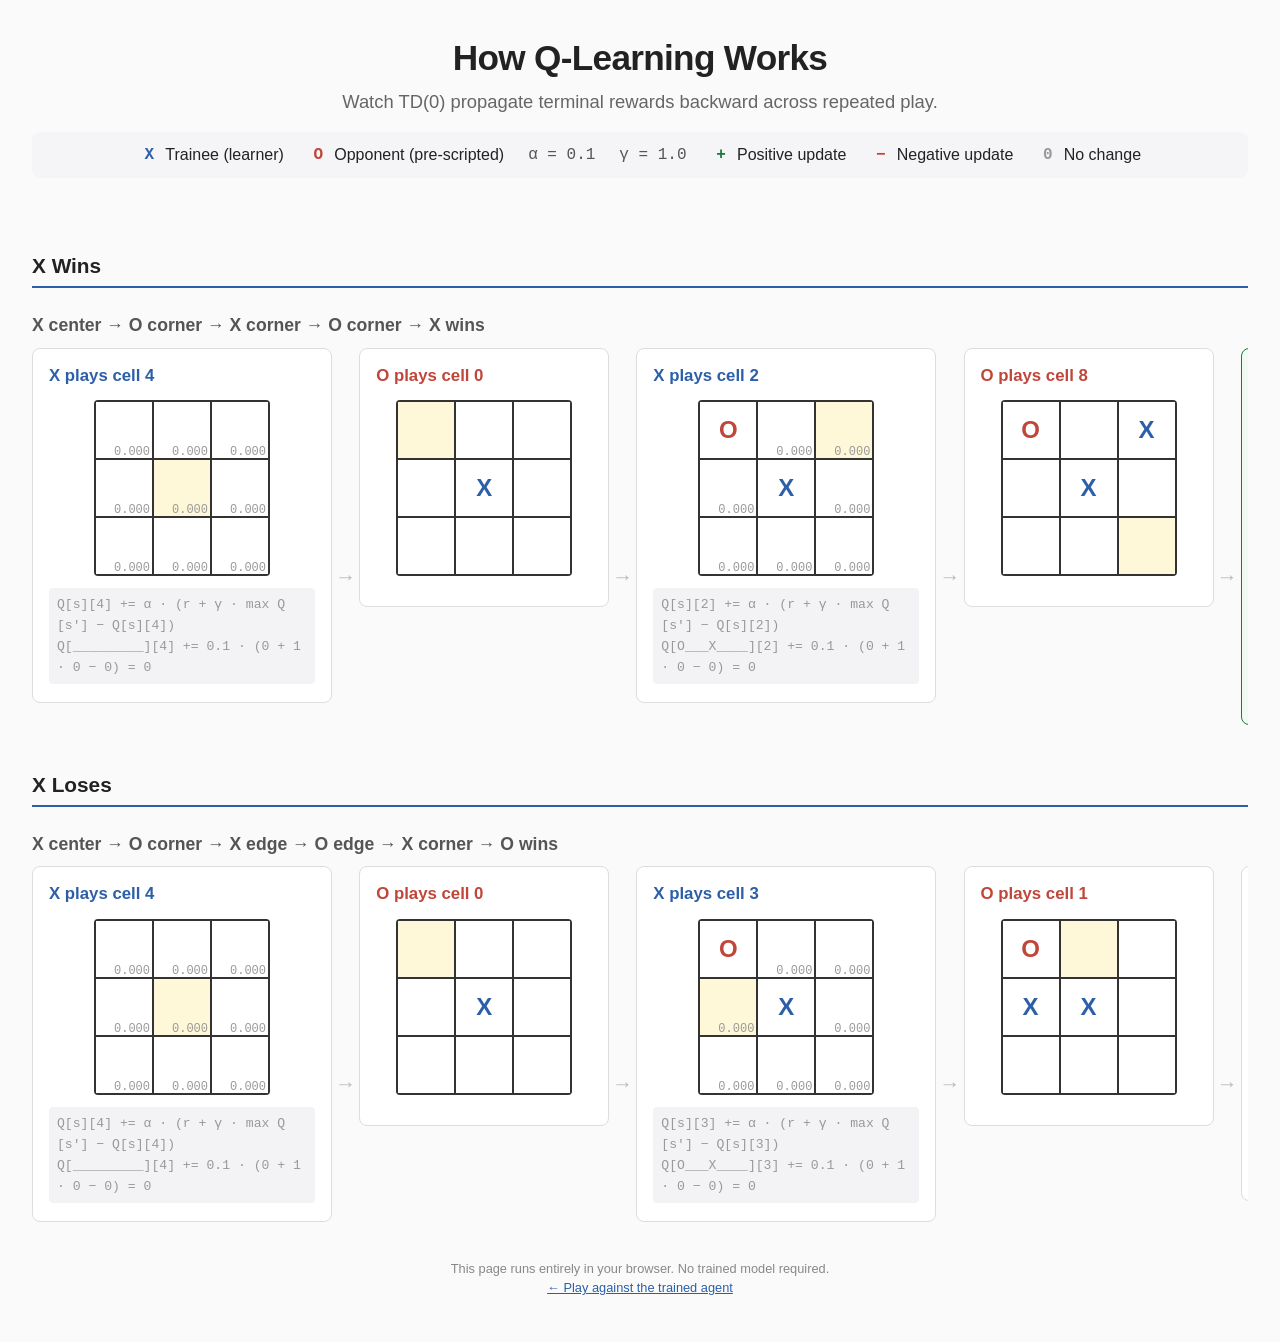
<file: rl-ttt/web/ql-demo.html>
<!DOCTYPE html>
<html lang="en">
<head>
  <meta charset="utf-8">
  <title>How Q-Learning Works — rl-ttt</title>
  <meta name="viewport" content="width=device-width, initial-scale=1">
  <link rel="stylesheet" href="style.css">
  <link rel="stylesheet" href="ql-demo.css">
</head>
<body>
  <header>
    <h1>How Q-Learning Works</h1>
    <p class="subtitle">Watch TD(0) propagate terminal rewards backward across repeated play.</p>
  </header>

  <main class="demo-main">
    <section class="legend">
      <div class="legend-item"><span class="legend-swatch x">X</span> Trainee (learner)</div>
      <div class="legend-item"><span class="legend-swatch o">O</span> Opponent (pre-scripted)</div>
      <div class="legend-item"><span class="legend-param">&alpha; = 0.1</span></div>
      <div class="legend-item"><span class="legend-param">&gamma; = 1.0</span></div>
      <div class="legend-item"><span class="legend-swatch pos">+</span> Positive update</div>
      <div class="legend-item"><span class="legend-swatch neg">−</span> Negative update</div>
      <div class="legend-item"><span class="legend-swatch zero">0</span> No change</div>
    </section>

    <div id="episodes"><!-- JS-populated --></div>
  </main>

  <footer>
    <p>
      This page runs entirely in your browser. No trained model required.<br>
      <a href="index.html">&larr; Play against the trained agent</a>
    </p>
  </footer>

  <script src="ql-demo.js"></script>
</body>
</html>
</file>
<file: rl-ttt/web/style.css>
/* rl-ttt web UI — plain CSS, no framework. */

* {
  box-sizing: border-box;
}

html, body {
  margin: 0;
  padding: 0;
}

body {
  font-family: -apple-system, BlinkMacSystemFont, "Segoe UI", Roboto,
               "Helvetica Neue", Arial, sans-serif;
  background: #fafafa;
  color: #222;
  line-height: 1.5;
  min-height: 100vh;
  display: flex;
  flex-direction: column;
  align-items: center;
}

header {
  text-align: center;
  margin: 2rem 1rem 1rem;
}

header h1 {
  font-size: 2.2rem;
  margin: 0 0 0.2rem;
  letter-spacing: -0.02em;
}

.subtitle {
  margin: 0;
  color: #666;
  font-size: 0.95rem;
}

main {
  width: 100%;
  max-width: 480px;
  padding: 0 1rem;
  display: flex;
  flex-direction: column;
  align-items: stretch;
}

/* --- controls row --- */
.controls {
  display: flex;
  justify-content: space-between;
  align-items: center;
  gap: 1rem;
  margin: 0 0 1rem;
}

#turn {
  font-size: 1rem;
  font-weight: 500;
}

#turn.tx { color: #2c5fa8; }
#turn.to { color: #c0463a; }

.control {
  display: flex;
  align-items: center;
  gap: 0.5rem;
  font-size: 0.95rem;
}

select, button {
  font: inherit;
  padding: 0.4rem 0.7rem;
  border: 1px solid #ccc;
  border-radius: 6px;
  background: white;
  cursor: pointer;
}

button {
  background: #2c5fa8;
  color: white;
  border: 1px solid #2c5fa8;
  font-weight: 600;
}

button:hover {
  background: #1f4a8a;
}

button:disabled {
  background: #b8c4d4;
  border-color: #b8c4d4;
  cursor: not-allowed;
}

select:disabled {
  background: #eee;
  color: #888;
  cursor: not-allowed;
}

/* --- board --- */
.board {
  display: grid;
  grid-template-columns: repeat(3, 1fr);
  grid-template-rows: repeat(3, 1fr);
  gap: 6px;
  background: #333;
  border: 3px solid #333;
  border-radius: 8px;
  aspect-ratio: 1 / 1;
  width: 100%;
  margin: 0 0 1rem;
  user-select: none;
}

.cell {
  background: white;
  display: flex;
  align-items: center;
  justify-content: center;
  position: relative;
  font-size: 2.8rem;
  font-weight: 700;
  cursor: default;
  transition: background 0.15s;
}

.cell.clickable {
  cursor: pointer;
}

.cell.clickable:hover {
  background: #f0f4fa;
}

.cell .piece {
  line-height: 1;
}

.cell .qval {
  font-size: 1.2rem;
  font-weight: 400;
  font-family: ui-monospace, SFMono-Regular, "SF Mono", Menlo, Consolas, monospace;
}

.cell .qval.x { color: #2c5fa8; }
.cell .qval.o { color: #c0463a; }

.cell.x .piece { color: #2c5fa8; }
.cell.o .piece { color: #c0463a; }

.cell.last-move {
  background: #fff8d8;
}

.cell.last-move.x { background: #d8e6f7; }
.cell.last-move.o { background: #f5d6d2; }

/* --- caption + stats --- */
.caption {
  text-align: center;
  font-size: 0.8rem;
  color: #777;
  margin: 0 0 1rem;
}

.stats {
  display: grid;
  grid-template-columns: repeat(2, 1fr);
  gap: 0.5rem;
  margin: 0 0 2rem;
  padding: 0.7rem;
  background: #f1f1f3;
  border-radius: 8px;
  font-size: 0.85rem;
}

.stats div {
  text-align: center;
}

.stats dt {
  font-size: 0.7rem;
  color: #777;
  text-transform: uppercase;
  letter-spacing: 0.04em;
  margin: 0;
}

.stats dd {
  margin: 0.2rem 0 0;
  font-weight: 600;
  font-family: ui-monospace, SFMono-Regular, Menlo, Consolas, monospace;
}

/* --- footer --- */
footer {
  margin: 1rem 0 2rem;
  padding: 0 1rem;
  text-align: center;
  font-size: 0.8rem;
  color: #888;
}

footer code {
  background: #eee;
  padding: 0.1rem 0.3rem;
  border-radius: 3px;
  font-size: 0.85rem;
}
</file>
<file: rl-ttt/web/ql-demo.css>
/* Q-learning demo — styling for episode comic strips */

/* Override the narrow main from style.css — full width */
.demo-main {
  max-width: none;
  padding: 0 2rem;
}

/* Larger subtitle */
.subtitle {
  font-size: 1.15rem;
}

/* Legend */
.legend {
  display: flex;
  flex-wrap: wrap;
  gap: 0.5rem 1.5rem;
  justify-content: center;
  margin: 0 0 2rem;
  padding: 0.7rem 1.2rem;
  background: #f5f5f7;
  border-radius: 8px;
  font-size: 1rem;
}

.legend-item {
  display: flex;
  align-items: center;
  gap: 0.35rem;
}

.legend-swatch {
  display: inline-block;
  min-width: 1.3rem;
  text-align: center;
  font-weight: 700;
  font-family: ui-monospace, SFMono-Regular, Menlo, Consolas, monospace;
}

.legend-swatch.x  { color: #2c5fa8; }
.legend-swatch.o  { color: #c0463a; }
.legend-swatch.pos { color: #1a7a3a; }
.legend-swatch.neg { color: #c0463a; }
.legend-swatch.zero { color: #999; }

.legend-param {
  font-family: ui-monospace, SFMono-Regular, Menlo, Consolas, monospace;
  color: #555;
}

/* Chapter heading */
.chapter-heading {
  margin: 2.5rem 0 0.5rem;
  padding-bottom: 0.3rem;
  border-bottom: 2px solid #2c5fa8;
  font-size: 1.3rem;
  font-weight: 700;
}

/* Episode label */
.episode-label {
  font-size: 1.1rem;
  color: #555;
  margin: 1.5rem 0 0.6rem;
  font-weight: 600;
}

/* Horizontal row of move cards — single line, scroll if needed */
.episode-row {
  display: flex;
  gap: 0;
  align-items: flex-start;
  margin: 0 0 0.3rem;
  flex-wrap: nowrap;
  overflow-x: auto;
  padding-bottom: 4px;
}

/* Arrow between move cards */
.episode-arrow {
  display: flex;
  align-items: center;
  justify-content: center;
  min-width: 1.2rem;
  padding: 0 0.2rem;
  font-size: 1.3rem;
  color: #bbb;
  flex-shrink: 0;
  align-self: stretch;
  padding-top: 5rem;
}

/* Individual move card */
.move-card {
  border: 1px solid #ddd;
  border-radius: 8px;
  padding: 14px 16px 18px;
  min-width: 250px;
  max-width: 300px;
  background: white;
  flex-shrink: 0;
}

.move-card.term-win {
  border-color: #1a7a3a;
  background: #f0faf2;
}

.move-card.term-loss {
  border-color: #c0463a;
  background: #fef5f3;
}

.move-card-header {
  display: flex;
  align-items: center;
  gap: 0.4rem;
  margin: 0 0 12px;
  font-size: 1.05rem;
  font-weight: 600;
}

.move-card-header .x-move { color: #2c5fa8; }
.move-card-header .o-move { color: #c0463a; }

/* Mini board — 3x original area (~3.5rem per cell) */
.mini-board {
  display: grid;
  grid-template-columns: repeat(3, 3.5rem);
  grid-template-rows: repeat(3, 3.5rem);
  gap: 2px;
  background: #333;
  padding: 2px;
  border-radius: 4px;
  width: fit-content;
  margin: 0 auto 12px;
}

.mini-cell {
  background: white;
  display: flex;
  align-items: center;
  justify-content: center;
  font-size: 1.5rem;
  font-weight: 700;
  position: relative;
}

.mini-cell.x { color: #2c5fa8; }
.mini-cell.o { color: #c0463a; }

.mini-cell .mini-qval {
  position: absolute;
  bottom: 0;
  right: 2px;
  font-size: 0.75rem;
  font-weight: 400;
  font-family: ui-monospace, SFMono-Regular, Menlo, Consolas, monospace;
  color: #999;
  line-height: 1;
}

.mini-cell.last-action {
  background: #fff8d8;
}

/* Q-update formula block */
.q-update {
  margin-top: 8px;
  padding: 6px 8px;
  background: #f8f8fa;
  border-radius: 4px;
  font-family: ui-monospace, SFMono-Regular, Menlo, Consolas, monospace;
  font-size: 0.82rem;
  line-height: 1.6;
  word-break: break-all;
}

.q-update.pos { background: #e6f4ea; }
.q-update.neg { background: #fde8e4; }
.q-update.zero { background: #f3f3f5; color: #999; }

.q-update .term-highlight {
  background: #d4edda;
  padding: 0 2px;
  border-radius: 2px;
  font-weight: 700;
}

/* Terminal outcome banner */
.term-outcome {
  margin-top: 8px;
  padding: 4px 8px;
  border-radius: 4px;
  font-weight: 700;
  font-size: 1.1rem;
  text-align: center;
}

.term-outcome.win {
  background: #d4edda;
  color: #1a7a3a;
}

.term-outcome.loss {
  background: #f8d7da;
  color: #c0463a;
}

/* Bridge annotation between episodes */
.bridge {
  margin: 1rem 0 1.5rem;
  padding: 0.8rem 1rem;
  background: #fef9e7;
  border-left: 4px solid #f0c040;
  border-radius: 0 6px 6px 0;
  font-size: 1rem;
  color: #555;
  line-height: 1.6;
}

/* Footer cross-link */
footer a {
  color: #2c5fa8;
}
</file>
